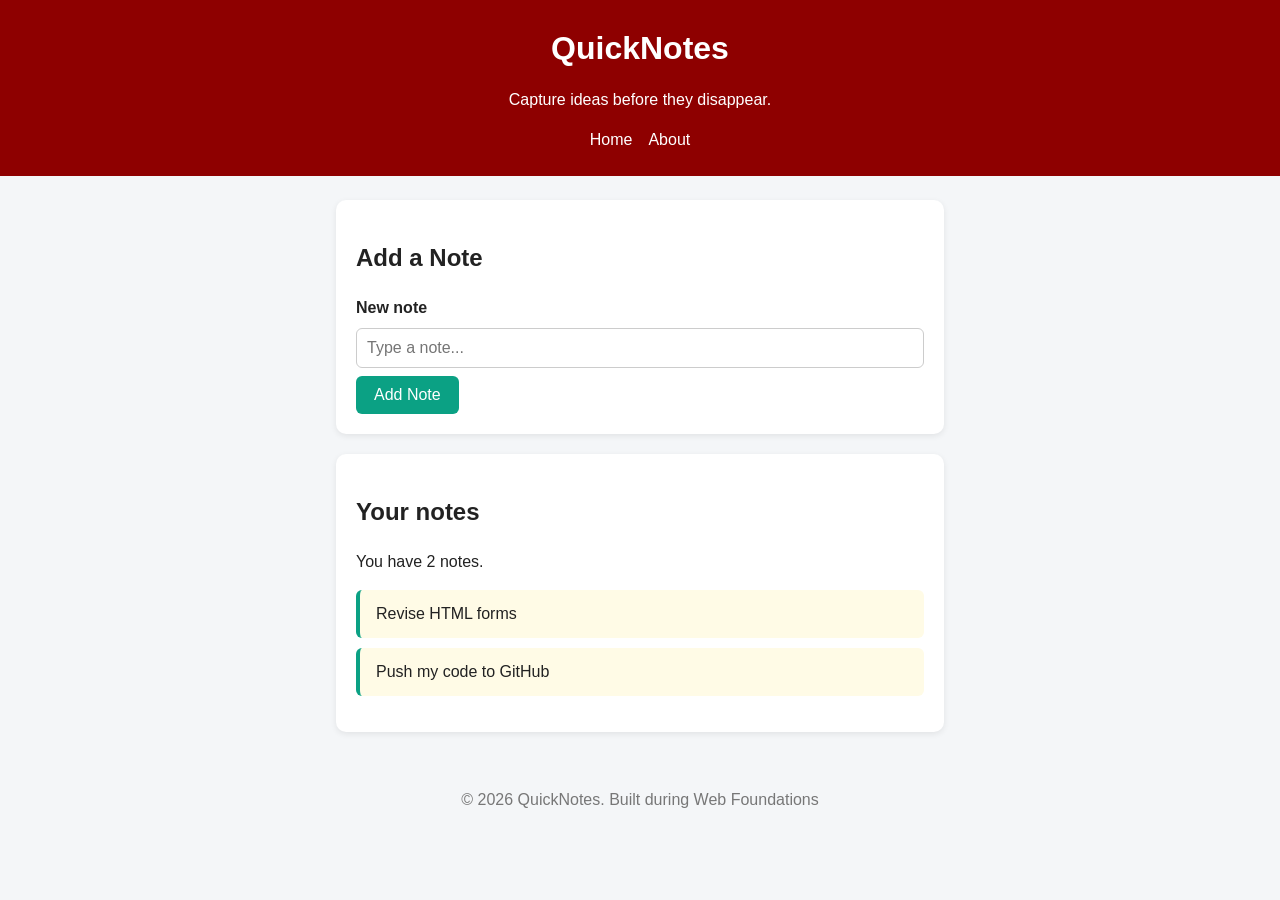
<file: day2/index.html>
<!DOCTYPE html>
<html lang="en">
    <head>
        <meta charset="UTF-8">
        <meta name="viewport" content="width=device-width, initial-scale=1.0" />
        <title>QuickNotes</title>
        <link rel="stylesheet" href="style.css"/>
    </head>

    <body>

        <header>
            <h1>QuickNotes</h1>
            <p>Capture ideas before they disappear.</p>

            <nav>
                <a href="index.html">Home</a>
                <a href="about.html">About</a>
            </nav>
        </header>

        <main>

            <section>
                <h2>Add a Note</h2>
                <form id="note-form">
                    <label for="note-input">New note</label>
                    <input type="text" id="note-input" placeholder="Type a note..."/>
                    <button type="submit">Add Note</button>
                </form>
            </section>

            <section>
                <h2>Your notes</h2>
                <p id="note-count">You have 2 notes.</p>
                <ul id="notes-list">
                    <li class="note">Revise HTML forms</li>
                    <li class="note">Push my code to GitHub</li>
                </ul>
            </section>
            
        </main>

        <footer>
            <p>&copy; 2026 QuickNotes. Built during Web Foundations</p>
        </footer>
    </body>
</html>
</file>
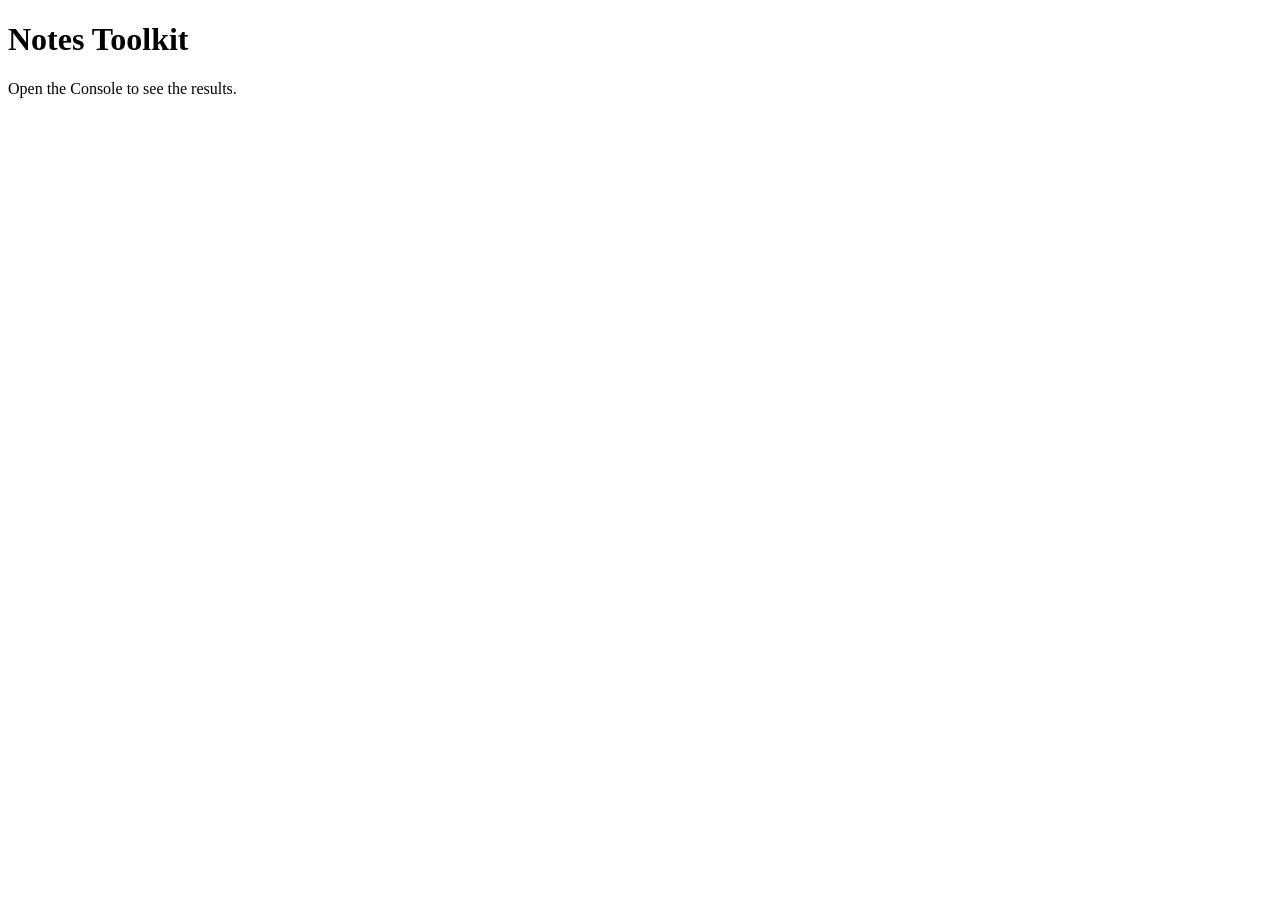
<file: day3/index.html>
<!DOCTYPE html>
<html lang="en">
    <head>
        <meta charset="UTF-8">
        <meta name="viewport" content="width=device-width, initial-scale=1.0" />
        <title>Notes Toolkit</title>
        <script src="script.js" defer></script>
    </head>

    <body>
        <h1>Notes Toolkit</h1>
        <p>Open the Console to see the results.</p>
    </body>
</html>
</file>
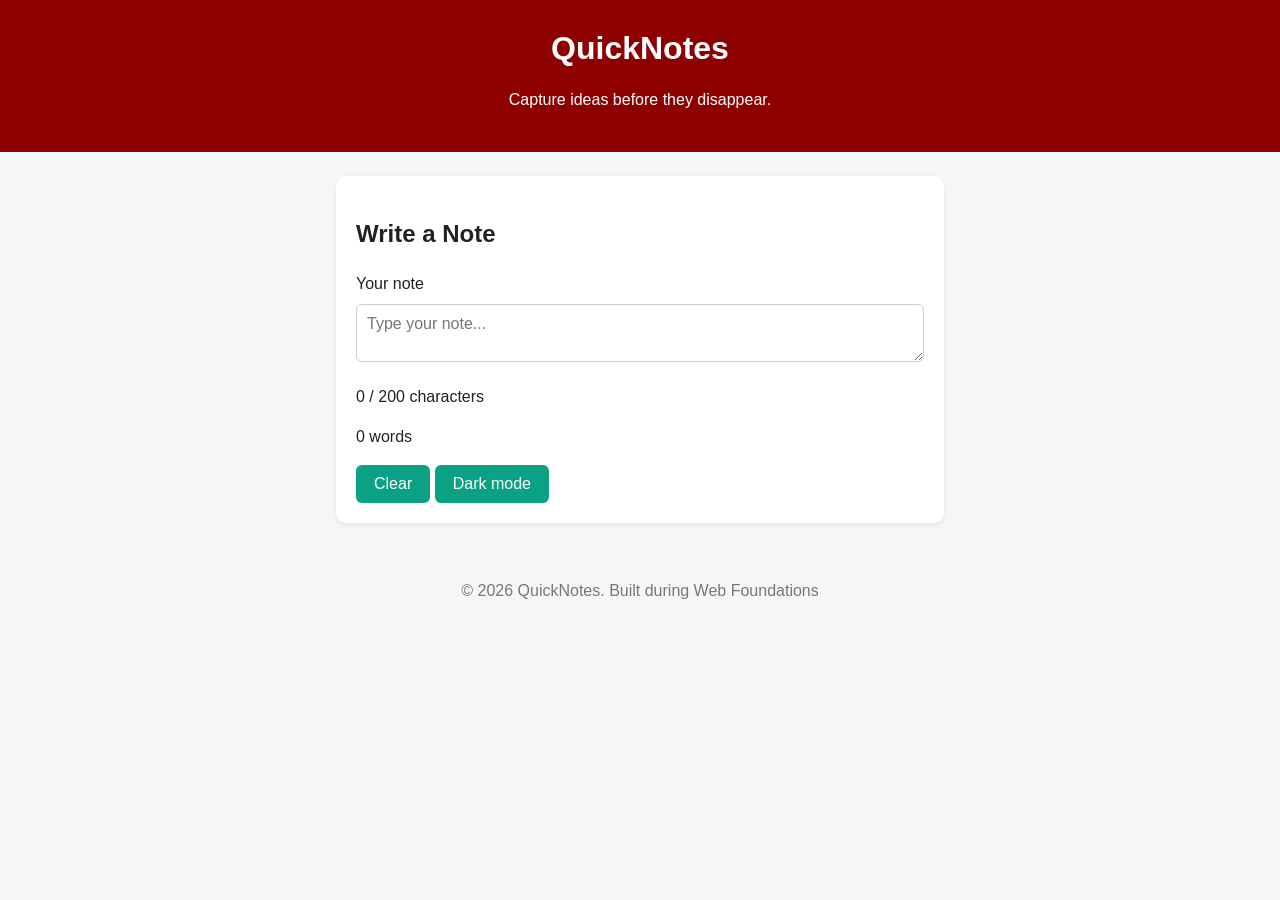
<file: day4/index.html>
<!DOCTYPE html>
<html lang="en">
    <head>
        <meta charset="UTF-8">
        <meta name="viewport" content="width=device-width, initial-scale=1.0">
        <title>QuickNotes</title>
        <link rel="stylesheet" href="style.css">
        <script src="script.js" defer></script>
    </head>

    <body>
        <header>
            <h1>QuickNotes</h1>
            <p>Capture ideas before they disappear.</p>
        </header>

        <main>
            <section>
                <h2>Write a Note</h2>

                <label for="note-text">Your note</label>

                <textarea
                    id="note-text"
                    placeholder="Type your note..."
                ></textarea>

                <p id="char-count">0 / 200 characters</p>
                <p id="word-count">0 words</p>

                <button id="clear-btn" type="button">Clear</button>
                <button id="theme-toggle" type="button">Dark mode</button>
            </section>
        </main>

        <footer>
            <p>&copy; 2026 QuickNotes. Built during Web Foundations</p>
        </footer>
    </body>
</html>
</file>
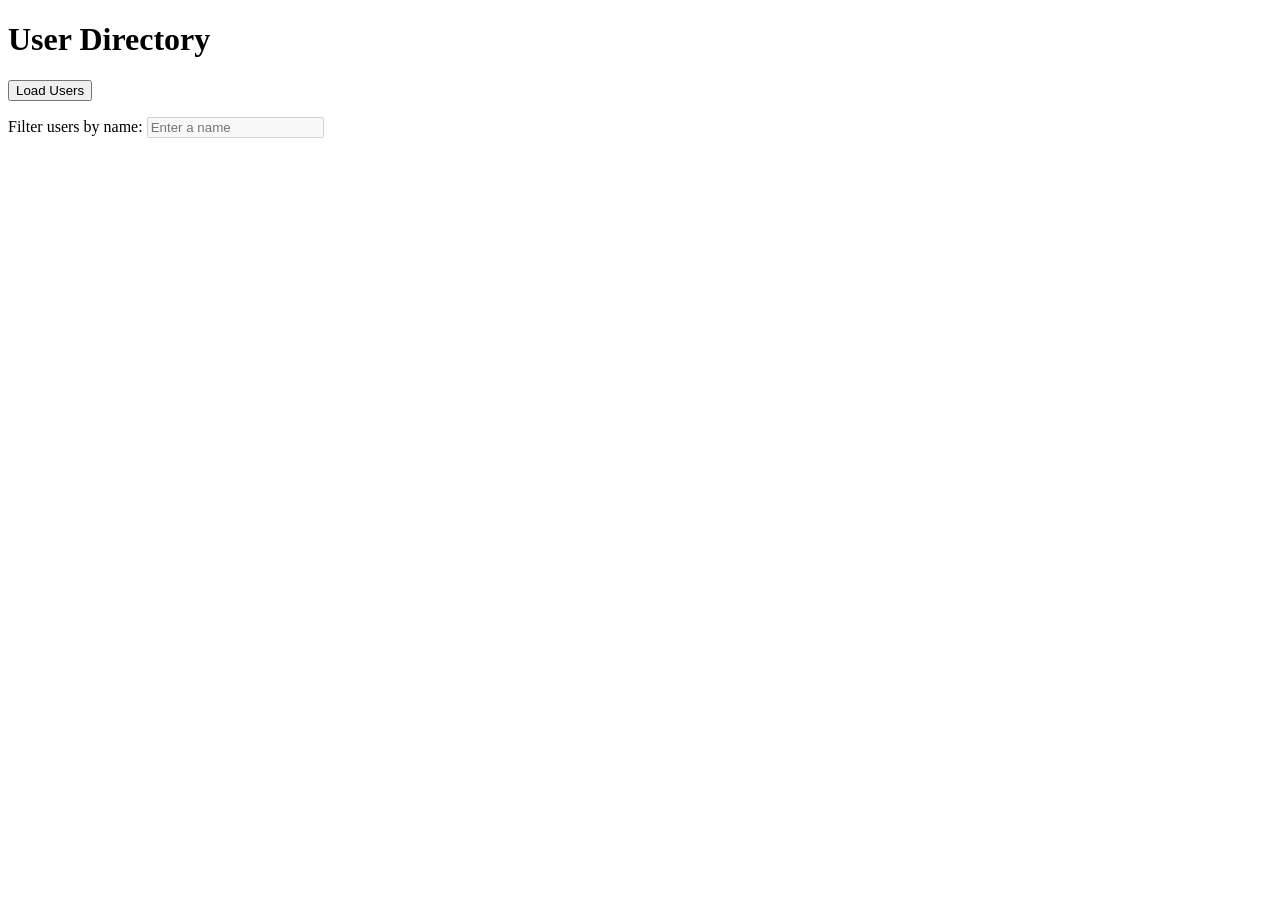
<file: day5/index.html>
<!DOCTYPE html>
<html lang="en">
<head>
    <meta charset="UTF-8">
    <meta name="viewport" content="width=device-width, initial-scale=1.0">
    <title>Day 5 | User Directory</title>
    <script src="users.js" defer></script>
</head>
<body>
    <h1>User Directory</h1>

    <button id="load-users">Load Users</button>

    <p id="status" aria-live="polite"></p>

    <label for="filter-input">Filter users by name:</label>
    <input
        type="text"
        id="filter-input"
        placeholder="Enter a name"
        disabled
    >

    <ul id="users-list"></ul>
</body>
</html>
</file>
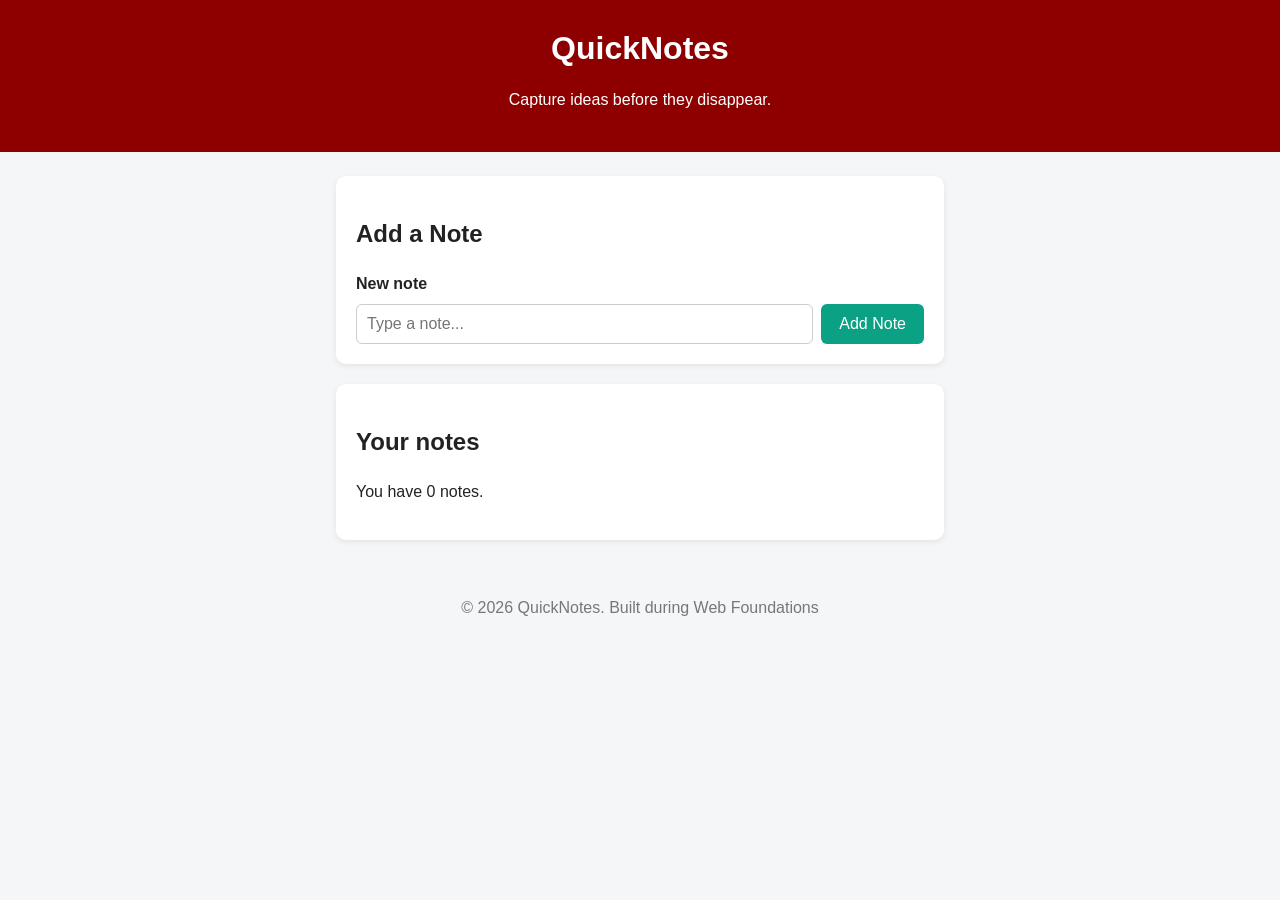
<file: practice-quicknotes-day1/index.html>
<!DOCTYPE html>
<html lang="en">
    <head>
        <meta charset="UTF-8">
        <meta name="viewport" content="width=device-width, initial-scale=1.0" />
        <title>QuickNotes</title>
        <link rel="stylesheet" href="style.css"/>
        <script src="script.js" defer></script>
    </head>
    <body>
        <header>
            <h1>QuickNotes</h1>
            <p>Capture ideas before they disappear.</p>
        </header>

        <main>
            <section>
                <h2>Add a Note</h2>
                <form id="note-form">
                    <label for="note-input">New note</label>
                    <input type="text" id="note-input" placeholder="Type a note..."/>
                    <button type="submit">Add Note</button>
                </form>
            </section>

            <section>
                <h2>Your notes</h2>
                <p id="note-count">You have 0 notes.</p>
                <ul id="notes-list"></ul>   
            </section>
        </main>

        <footer>
            <p>&copy; 2026 QuickNotes. Built during Web Foundations</p>
        </footer>
    </body>
</html>
</file>
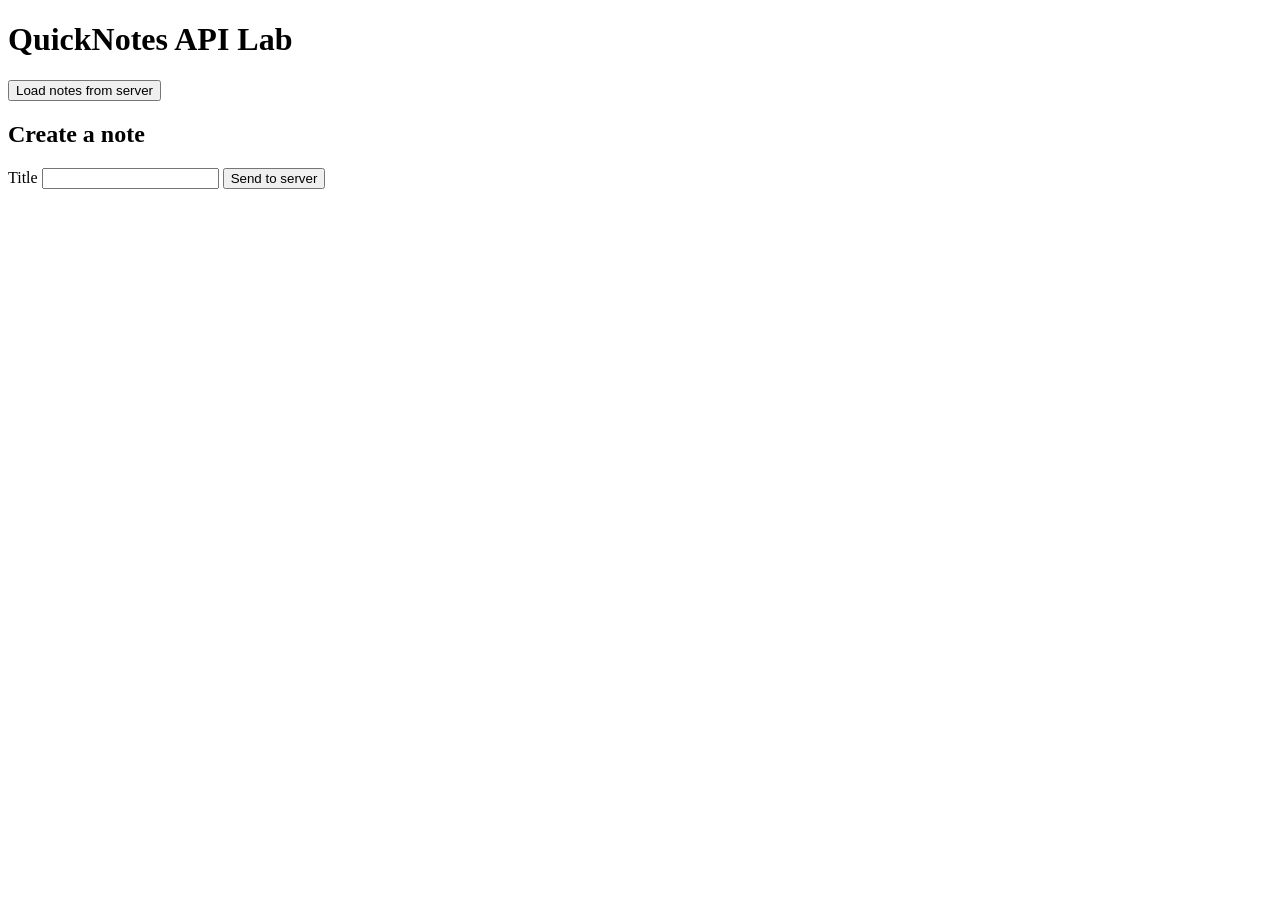
<file: practice-quicknotesday5/api-lab/index.html>
<!DOCTYPE html>
<html lang="en">
<head>
    <meta charset="UTF-8">
    <meta name="viewport" content="width=device-width, initial-scale=1.0">
    <title>QuickNotes API Lab</title>
    <script src="app.js" defer></script>
</head>
<body>
    <h1>QuickNotes API Lab</h1>

    <button id="load-btn">Load notes from server</button>
    <p id="status"></p>
    <ul id="notes-list"></ul>

    <h2>Create a note</h2>

    <form id="note-form">
        <label for="title-input">Title</label>
        <input id="title-input" type="text">
        <button type="submit">Send to server</button>
    </form>
</body>
</html>
</file>
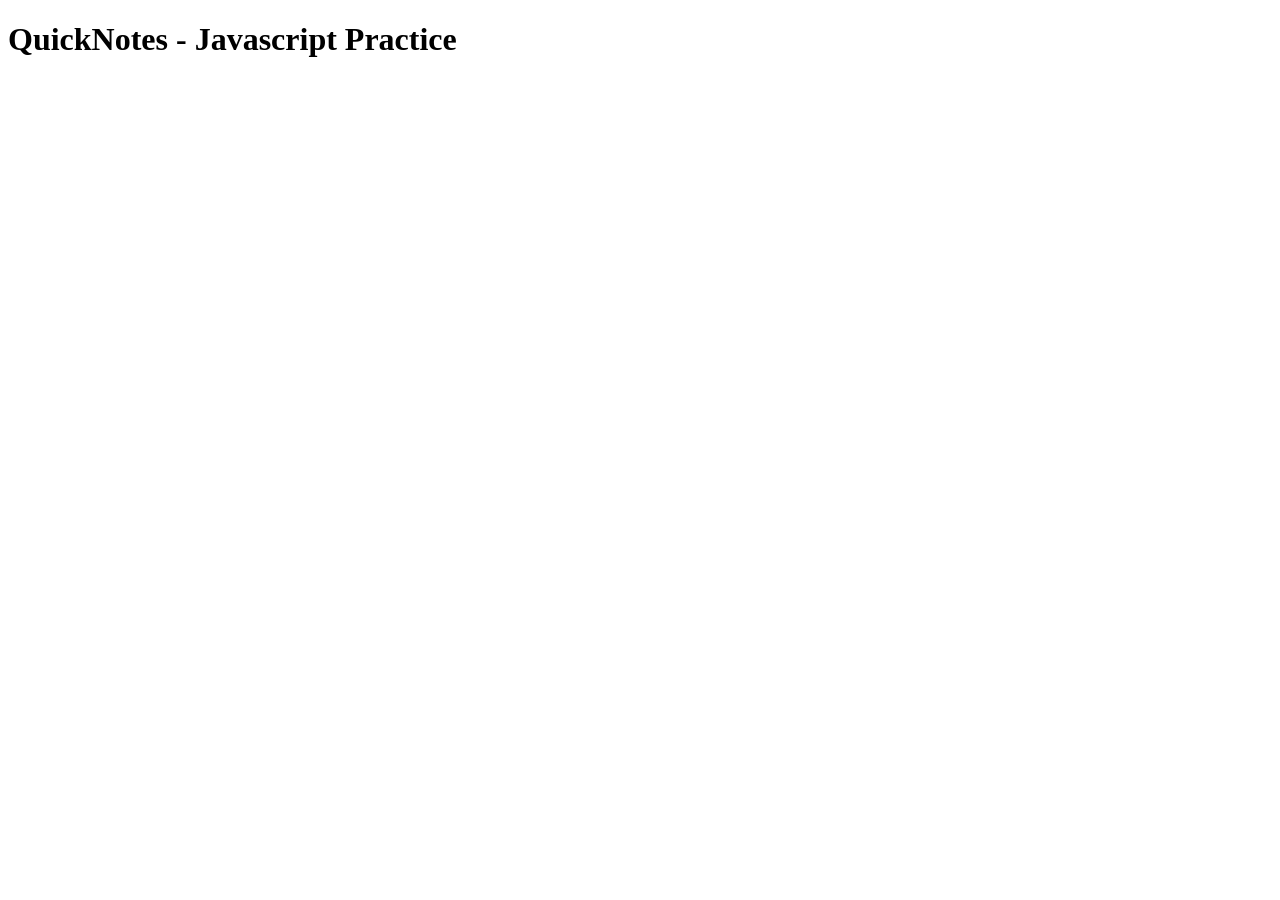
<file: practice/quicknotes-day3/index.html>
<!DOCTYPE html>
<html lang="en">
    <head>
        <meta charset="UTF-8">
        <meta name="viewport" content="width=device-width, initial-scale=1.0" />
        <title>QuickNotes</title>
        <script src="script.js" defer></script>
    </head>

    <body>
        <h1>QuickNotes - Javascript Practice</h1>
    </body>
</html>
</file>
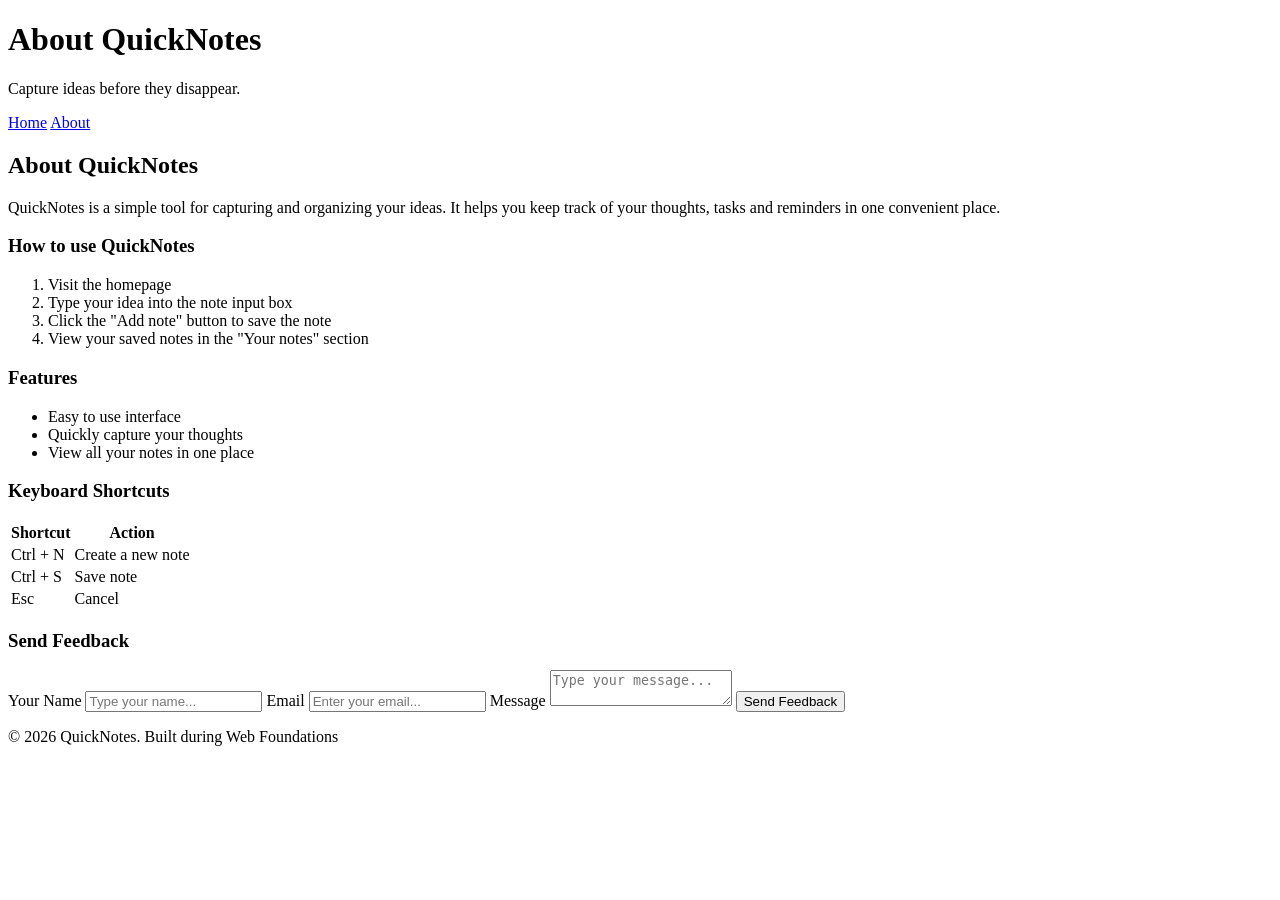
<file: Day1/about.html>
<!DOCTYPE html>
<html lang="en">
    <head>
        <meta charset="UTF-8">
        <meta name="viewport" content="width=device-width, initial-scale=1.0" />
        <title>About QuickNotes</title>
    </head>

    <body>

        <header>
            <h1>About QuickNotes</h1>
            <p>Capture ideas before they disappear.</p>

            <nav>
                <a href="index.html">Home</a>
                <a href="about.html">About</a>
            </nav>
        </header>

        <main>

            <section>
                <h2>About QuickNotes</h2>
                <p>QuickNotes is a simple tool for capturing and organizing your ideas. It helps you keep track of your thoughts, tasks and reminders in one convenient place.</p>
            </section>

            <section>
                <h3>How to use QuickNotes</h3>
                <ol>
                    <li>Visit the homepage</li>
                    <li>Type your idea into the note input box</li>
                    <li>Click the "Add note" button to save the note</li>
                    <li>View your saved notes in the "Your notes" section</li>
                </ol>
            </section>

            <section>
                <h3>Features</h3>
                <ul>
                    <li>Easy to use interface</li>
                    <li>Quickly capture your thoughts</li>
                    <li>View all your notes in one place</li>
                </ul>
            </section>

            <section>
                <h3>Keyboard Shortcuts</h3>
                <table>
                    <thead>
                        <tr>
                            <th>Shortcut</th>
                            <th>Action</th>
                        </tr>
                    </thead>
                    <tbody>
                        <tr>
                            <td>Ctrl + N</td>
                            <td>Create a new note</td>
                        </tr>
                        <tr>
                            <td>Ctrl + S</td>
                            <td>Save note</td>
                        </tr>
                        <tr>
                            <td>Esc</td>
                            <td>Cancel</td>
                        </tr>
                    </tbody>
                </table>
            </section>

            <section>
                <h3>Send Feedback</h3>
                <form action="#" method="post">
                    <label for="name">Your Name</label>
                    <input type="text" id="name" placeholder="Type your name..." name="name" required>

                    <label for="email">Email</label>
                    <input type="email" id="email" placeholder="Enter your email..." name="email" required>

                    <label for="message">Message</label>
                    <textarea id="message" placeholder="Type your message..." name="message" required></textarea>

                    <button type="submit">Send Feedback</button>
                </form>
            </section>

        </main>

        <footer>
            <p>&copy; 2026 QuickNotes. Built during Web Foundations</p>
        </footer>
    </body>
</html>
</file>
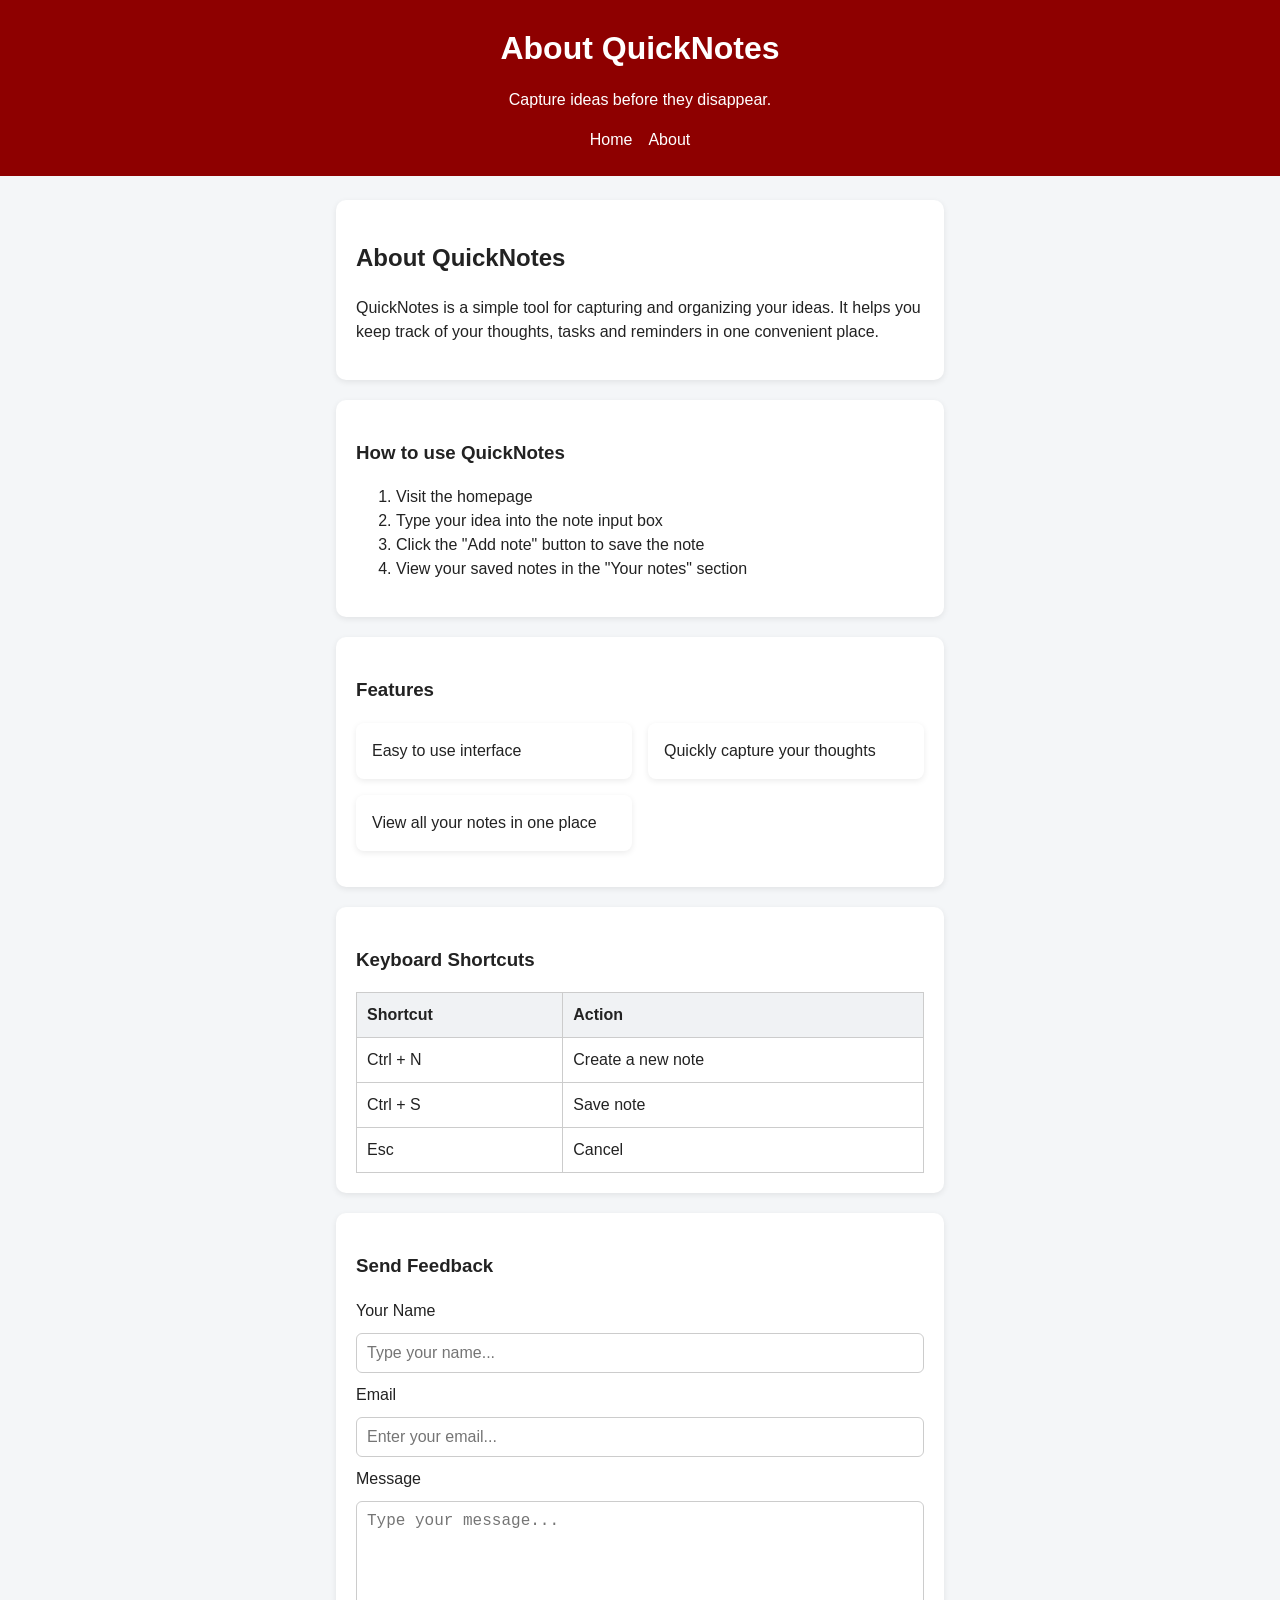
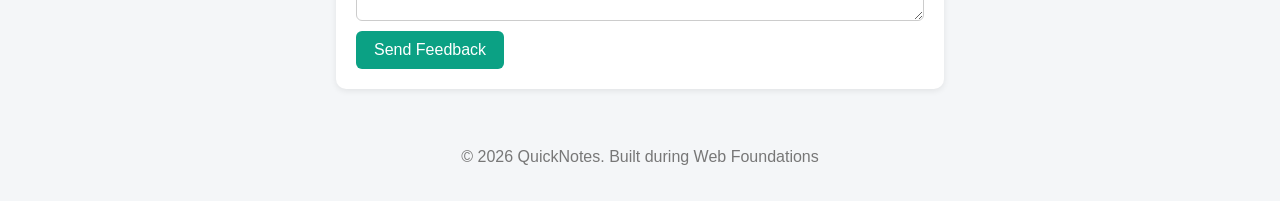
<file: day2/about.html>
<!DOCTYPE html>
<html lang="en">
    <head>
        <meta charset="UTF-8">
        <meta name="viewport" content="width=device-width, initial-scale=1.0" />
        <title>About QuickNotes</title>
        <link rel="stylesheet" href="style.css"/>
    </head>

    <body>

        <header>
            <h1>About QuickNotes</h1>
            <p>Capture ideas before they disappear.</p>

            <nav>
                <a href="index.html">Home</a>
                <a href="about.html">About</a>
            </nav>
        </header>

        <main>

            <section>
                <h2>About QuickNotes</h2>
                <p>QuickNotes is a simple tool for capturing and organizing your ideas. It helps you keep track of your thoughts, tasks and reminders in one convenient place.</p>
            </section>

            <section>
                <h3>How to use QuickNotes</h3>
                <ol>
                    <li>Visit the homepage</li>
                    <li>Type your idea into the note input box</li>
                    <li>Click the "Add note" button to save the note</li>
                    <li>View your saved notes in the "Your notes" section</li>
                </ol>
            </section>

            <section>
                <h3>Features</h3>
                <ul class="features">
                    <li>Easy to use interface</li>
                    <li>Quickly capture your thoughts</li>
                    <li>View all your notes in one place</li>
                </ul>
            </section>

            <section>
                <h3>Keyboard Shortcuts</h3>
                <table>
                    <thead>
                        <tr>
                            <th>Shortcut</th>
                            <th>Action</th>
                        </tr>
                    </thead>
                    <tbody>
                        <tr>
                            <td>Ctrl + N</td>
                            <td>Create a new note</td>
                        </tr>
                        <tr>
                            <td>Ctrl + S</td>
                            <td>Save note</td>
                        </tr>
                        <tr>
                            <td>Esc</td>
                            <td>Cancel</td>
                        </tr>
                    </tbody>
                </table>
            </section>

            <section>
                <h3>Send Feedback</h3>
                <form action="#" method="post">
                    <label for="name">Your Name</label>
                    <input type="text" id="name" placeholder="Type your name..." name="name" required>

                    <label for="email">Email</label>
                    <input type="email" id="email" placeholder="Enter your email..." name="email" required>

                    <label for="message">Message</label>
                    <textarea id="message" placeholder="Type your message..." name="message" required></textarea>

                    <button type="submit">Send Feedback</button>
                </form>
            </section>

        </main>

        <footer>
            <p>&copy; 2026 QuickNotes. Built during Web Foundations</p>
        </footer>
    </body>
</html>
</file>
<file: day2/style.css>
*,
*::before,
*::after {
    box-sizing: border-box;
}

body {
    margin: 0;
    font-family: "Segoe UI", Arial, sans-serif;
    background-color: #f4f6f8;
    color: #222;
    line-height: 1.5;
}

header {
    background-color: #8e0000;
    color: white;
    text-align: center;
    padding: 24px 16px;
}

header h1 {
    margin: 0;
}

nav {
    display: flex;
    justify-content: center;
    gap: 16px;
}

nav a {
    color: white;
    text-decoration: none;
    transition: opacity 0.3s ease;
}

nav a:hover {
    opacity: 0.7;
    text-decoration: underline;
}

main {
    max-width: 640px;
    margin: 24px auto;
    padding: 0 16px;
}

section {
    background-color: white;
    padding: 20px;
    border-radius: 10px;
    margin-bottom: 20px;
    box-shadow: 0 2px 6px rgba(0, 0, 0, 0.08);
}

#note-form{
 display: flex;
 gap: 8px;
 flex-wrap: wrap;   
}

#note-form label {
    width: 100%;
    font-weight: bold;
}

#note-input {
    flex: 1;
    padding: 10px;
    border: 1px solid #ccc;
    border-radius: 6px;
    font-size: 1rem;
}

button {
    background-color: #0ba184;
    color: white;
    border: none;
    padding: 10px 18px;
    border-radius: 6px;
    font-size: 1rem;
    cursor: pointer;
    transition: background-color 0.3s ease;
}

button:hover {
    background-color: #088a70;
}

#notes-list {
    list-style: none;
    padding: 0;
}

.note {
    background-color: #fffbe6;
    border-left: 4px solid #0ba184;
    padding: 12px 16px;
    margin-bottom: 10px;
    border-radius: 6px;
}

.features {
    display: grid;
    grid-template-columns: repeat(auto-fit, minmax(180px, 1fr));
    gap: 16px;
    list-style: none;
    padding: 0;
}

.features li {
    background-color: white;
    padding: 16px;
    border-radius: 8px;
    box-shadow: 0 2px 6px rgba(0, 0, 0, 0.08);
}

table {
    width: 100%;
    border-collapse: collapse;
}

table th,
table td {
    border: 1px solid #ccc;
    padding: 10px;
    text-align: left;
}

table th {
    background-color: #f0f2f4;
    font-weight:800;
}

form {
    display: flex;
    flex-direction: column;
    gap: 10px;
}

form input,
form textarea {
    width: 100%;
    padding: 10px;
    border: 1px solid #ccc;
    border-radius: 6px;
    font-size: 1rem;
}

form textarea {
    min-height: 120px;
    resize: vertical;
}

form button{
 align-self: flex-start;   
}

footer {
    text-align: center;
    color: #777;
    padding: 16px;
}

@media (max-width: 600px) {
    #note-form {
        flex-direction: column;
    }

    header {
        padding: 16px 10px;
    }

    header h1 {
        font-size: 1.5rem; 
    }
}
</file>
<file: day4/style.css>
*,
*::before,
*::after {
    box-sizing: border-box;
}

:root {
    --bg-color: #f4f6f8;
    --text-color: #222;
    --surface-color: white;
    --border-color: #ccc;
    --primary-color: #8e0000;
    --button-color: #0ba184;
    --button-hover: #088a70; 
}

body {
    margin: 0;
    font-family: "Segoe UI", Arial, sans-serif;
    background-color: var(--bg-color);
    color: var(--text-color);
    line-height: 1.5;
}

header {
    background-color: var(--primary-color);
    color: white;
    text-align: center;
    padding: 24px 16px;
}

header h1 {
    margin: 0;
}

main {
    max-width: 640px;
    margin: 24px auto;
    padding: 0 16px;
}

section {
    background-color: var(--surface-color);
    padding: 20px;
    border-radius: 10px;
    margin-bottom: 20px;
    box-shadow: 0 2px 6px rgba(0, 0, 0, 0.08);
}

button {
    background-color: var(--button-color);
    color: white;
    border: none;
    padding: 10px 18px;
    border-radius: 6px;
    font-size: 1rem;
    cursor: pointer;
}

button:hover {
    background-color: var(--button-hover);
}

#note-text {
    background-color: var(--surface-color);
    color: var(--text-color);
    width: 100%;
    border: 1px solid var(--border-color);
    padding: 10px;
    border-radius: 6px;
    font-size: 1rem;
    font-family: inherit;  
    resize: vertical;
    margin-top: 8px;
}

.warning {
    color: orange;
}

.over {
    color: red;
    font-weight: bold;
}

body.dark {
    --bg-color: #1e1e1e;
    --text-color: #f5f5f5;
    --surface-color: #2d2d2d;
    --border-color: #555;
    --primary-color: #660000;
    --button-color: #087a63;
    --button-hover: #065d4d;
}

footer {
    text-align: center;
    color: #777;
    padding: 16px;
}
</file>
<file: practice-quicknotes-day1/style.css>
*,
*::before,
*::after {
    box-sizing: border-box;
}

body {
    margin: 0;
    font-family: "Segoe UI", Arial, sans-serif;
    background-color: #f4f6f8;
    color: #222;
    line-height: 1.5;
}

header {
    background-color: #8e0000;
    color: white;
    text-align: center;
    padding: 24px 16px;
}

header h1 {
    margin: 0;
}

main {
    max-width: 640px;
    margin: 24px auto;
    padding: 0 16px;
}

section {
    background-color: white;
    padding: 20px;
    border-radius: 10px;
    margin-bottom: 20px;
    box-shadow: 0 2px 6px rgba(0, 0, 0, 0.08);
}

#note-form{
 display: flex;
 gap: 8px;
 flex-wrap: wrap;   
}

#note-form label {
    width: 100%;
    font-weight: bold;
}

#note-input {
    flex: 1;
    padding: 10px;
    border: 1px solid #ccc;
    border-radius: 6px;
    font-size: 1rem;
}

button {
    background-color: #0ba184;
    color: white;
    border: none;
    padding: 10px 18px;
    border-radius: 6px;
    font-size: 1rem;
    cursor: pointer;
}

button:hover {
    background-color: #088a70;
}

#notes-list {
    list-style: none;
    padding: 0;
}

.note {
    background-color: #fffbe6;
    border-left: 4px solid #0ba184;
    padding: 12px 16px;
    margin-bottom: 10px;
    border-radius: 6px;

    display: flex;
    align-items: center;
    justify-content: space-between;
    gap: 12px;
}

.delete-btn {
    background-color: #8e0000;
    padding: 6px 12px;
    font-size: 0.85rem;
}

.delete-btn:hover {
    background-color: #6b0000;
}

footer {
    text-align: center;
    color: #777;
    padding: 16px;
}

@media (max-width: 600px) {
    #note-form {
        flex-direction: column;
    }
}
</file>
